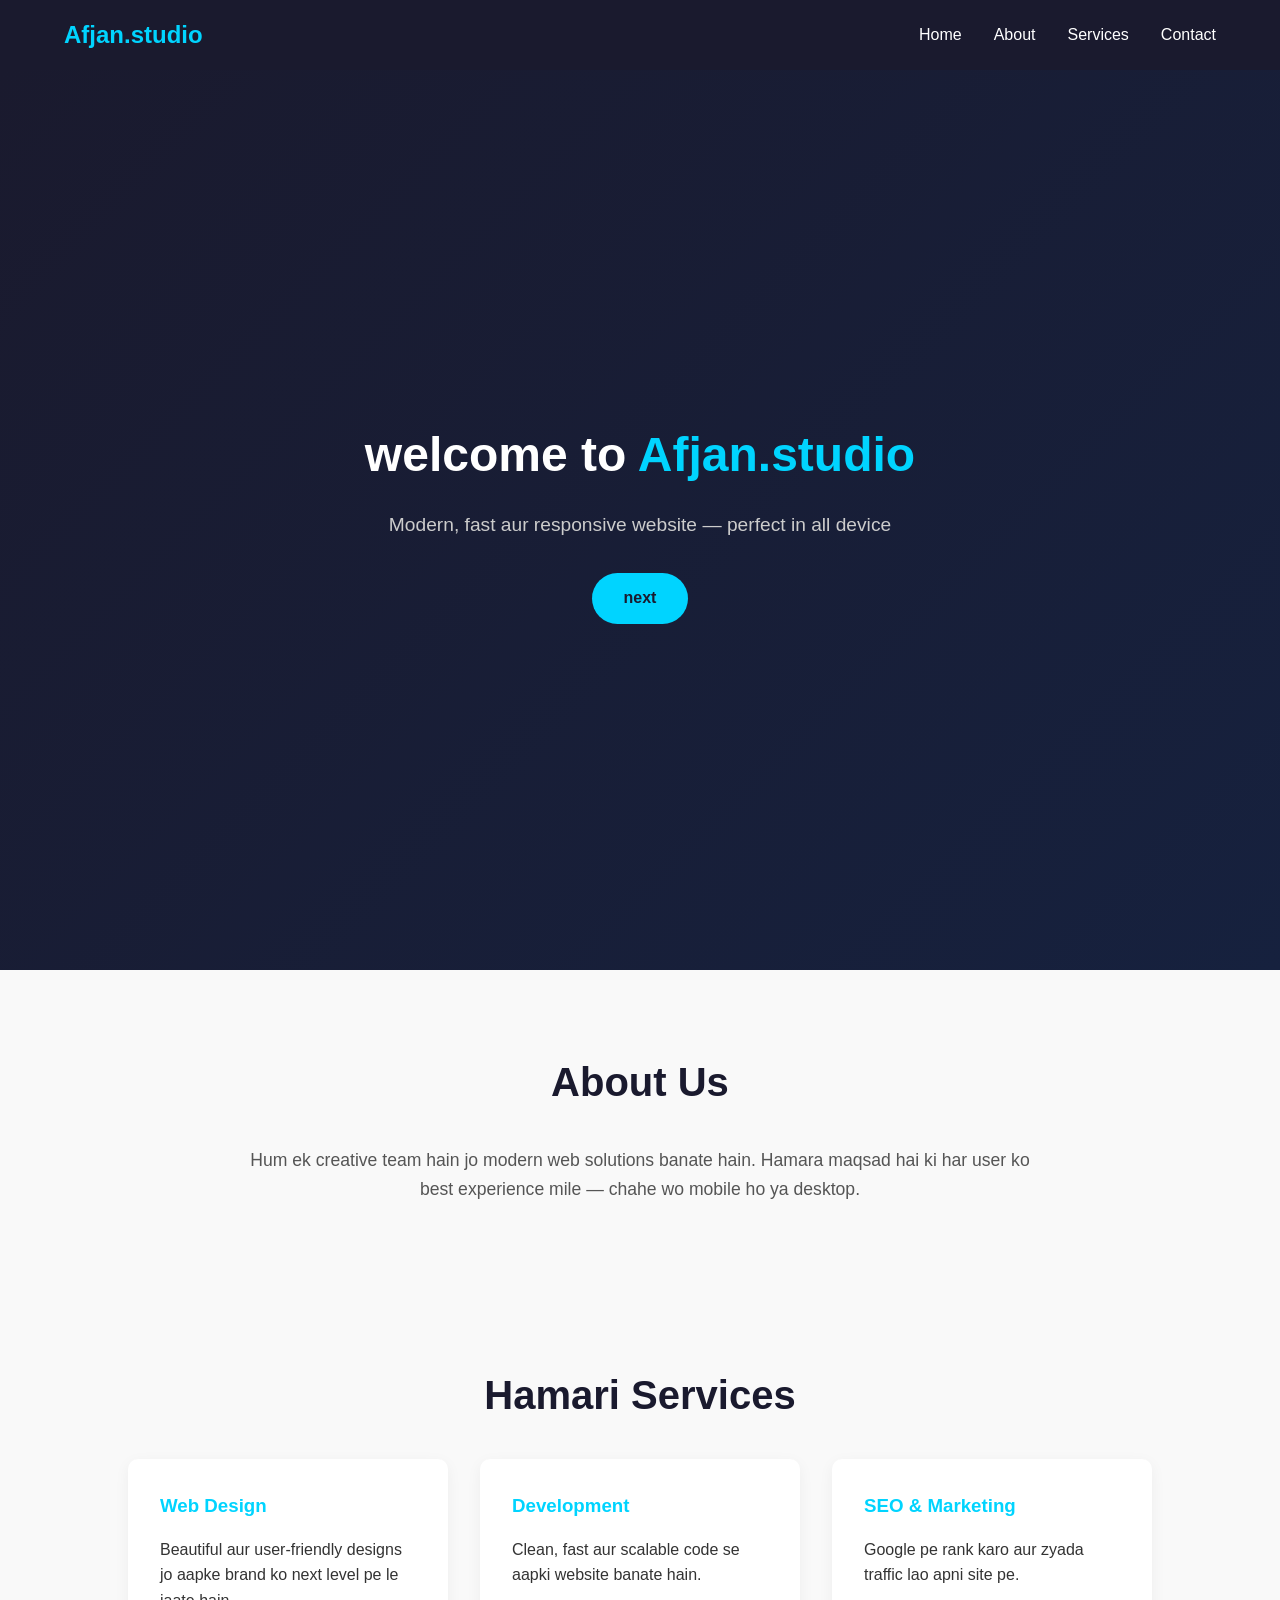
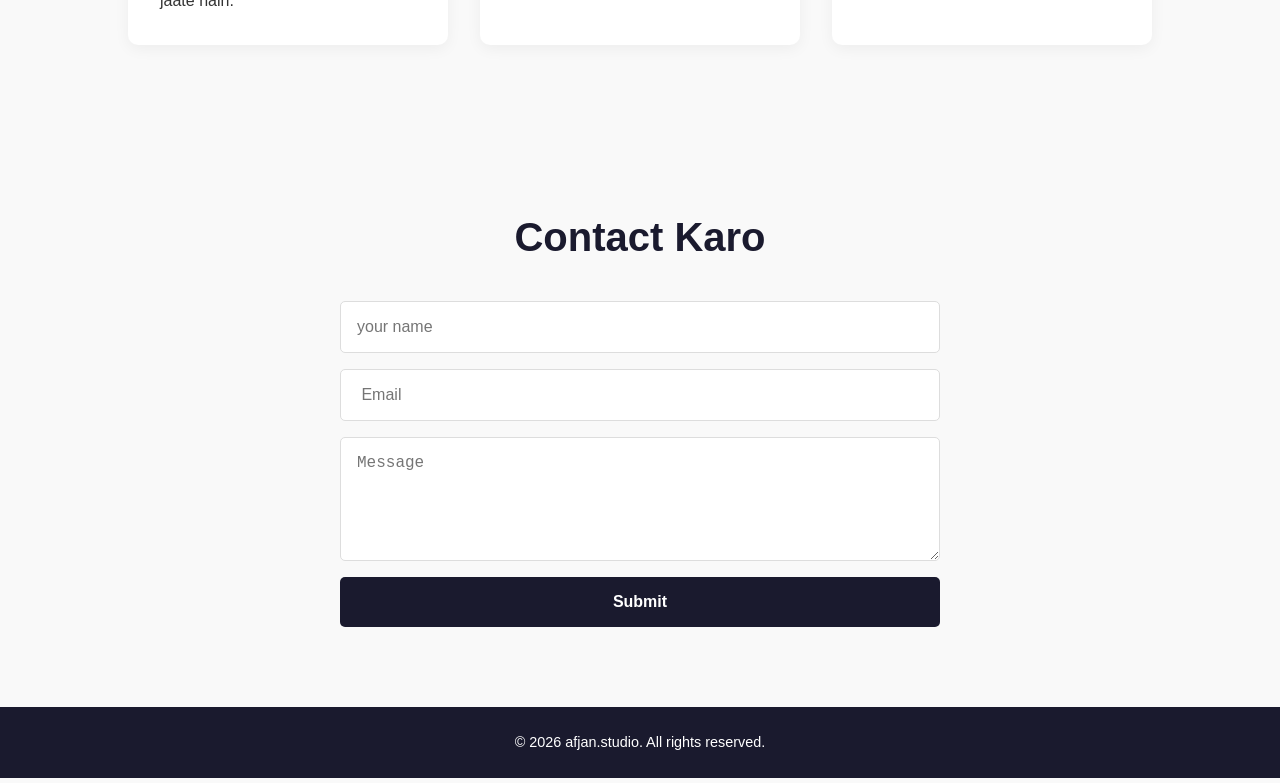
<file: website/index.html>
<!DOCTYPE html>
<html lang="hi">
<head>
  <meta charset="UTF-8" />
  <meta name="viewport" content="width=device-width, initial-scale=1.0" />
  <title>afjan.studio</title>
  <link rel="stylesheet" href="style.css" />
</head>
<body>
  <script async src="https://pagead2.googlesyndication.com/pagead/js/adsbygoogle.js?client=ca-pub-9268022507699279"
     crossorigin="anonymous"></script>
     <script async src="https://pagead2.googlesyndication.com/pagead/js/adsbygoogle.js?client=ca-pub-9268022507699279"
     crossorigin="anonymous"></script>
<!-- Footer_Banner -->
<ins class="adsbygoogle"
     style="display:block"
     data-ad-client="ca-pub-9268022507699279"
     data-ad-slot="4960158490"
     data-ad-format="auto"
     data-full-width-responsive="true"></ins>
<script>
     (adsbygoogle = window.adsbygoogle || []).push({});
</script>

  <!-- Header / Nav -->
  <header>
    <nav class="navbar">
      <div class="logo">Afjan.studio</div>
      <ul class="nav-links" id="navLinks">
        <li><a href="#home">Home</a></li>
        <li><a href="#about">About</a></li>
        <li><a href="#services">Services</a></li>
        <li><a href="#contact">Contact</a></li>
      </ul>
      <div class="hamburger" id="hamburger">
        <span></span>
        <span></span>
        <span></span>
      </div>
    </nav>
  </header>

  <!-- Hero Section -->
  <section id="home" class="hero">
    <h1>welcome to <span>Afjan.studio</span> </h1>
    <p>Modern, fast aur responsive website — perfect in all device</p>
    <a href="store.html" class="btn">next</a>
  </section>

  <!-- About Section -->
  <section id="about" class="about">
    <h2>About Us</h2>
    <p>Hum ek creative team hain jo modern web solutions banate hain.
       Hamara maqsad hai ki har user ko best experience mile — chahe wo mobile ho ya desktop.</p>
  </section>

  <!-- Services Section -->
  <section id="services" class="services">
    <h2>Hamari Services</h2>
    <div class="cards">
      <div class="card">
        <h3>Web Design</h3>
        <p>Beautiful aur user-friendly designs jo aapke brand ko next level pe le jaate hain.</p>
      </div>
      <div class="card">
        <h3>Development</h3>
        <p>Clean, fast aur scalable code se aapki website banate hain.</p>
      </div>
      <div class="card">
        <h3>SEO & Marketing</h3>
        <p>Google pe rank karo aur zyada traffic lao apni site pe.</p>
      </div>
    </div>
  </section>

  <!-- Contact Section -->
  <section id="contact" class="contact">
    <h2>Contact Karo</h2>
    <form id="contactForm">
      <input type="text" id="name" placeholder="your name" required />
      <input type="email" id="email" placeholder=" Email" required />
      <textarea id="message" rows="5" placeholder="Message" required></textarea>
      <button type="submit">Submit</button>
    </form>
  </section>

  <!-- Footer -->
  <footer>
    <p>&copy; 2026 afjan.studio. All rights reserved.</p>
  </footer>

  <script src="script.js"></script>
</body>
</html>
</file>
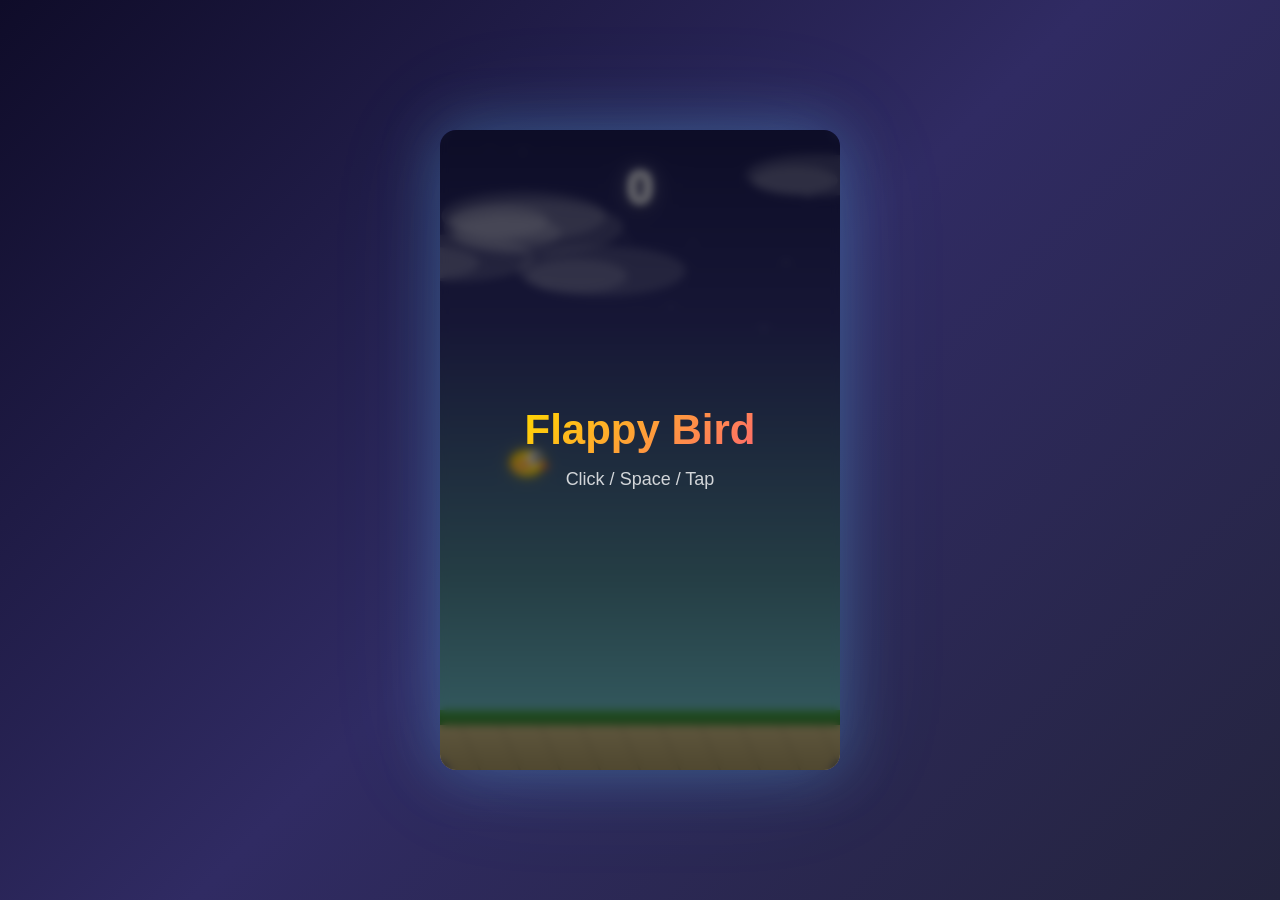
<file: website/flappy.html>
<!DOCTYPE html>
<html lang="en">
<head>
    <meta charset="UTF-8">
    <meta name="viewport" content="width=device-width, initial-scale=1.0">
    <title>Flappy Bird</title>
    <style>
        * { margin: 0; padding: 0; box-sizing: border-box; }

        body {
            display: flex;
            justify-content: center;
            align-items: center;
            min-height: 100vh;
            background: linear-gradient(135deg, #0f0c29, #302b63, #24243e);
            font-family: 'Segoe UI', sans-serif;
            overflow: hidden;
        }

        #game-container {
            position: relative;
            border-radius: 16px;
            overflow: hidden;
            box-shadow: 0 0 60px rgba(100, 200, 255, 0.3),
                        0 0 120px rgba(100, 200, 255, 0.1);
        }

        canvas {
            display: block;
            border-radius: 16px;
        }

        #score-display {
            position: absolute;
            top: 30px;
            left: 50%;
            transform: translateX(-50%);
            font-size: 48px;
            font-weight: 900;
            color: white;
            text-shadow: 0 0 20px rgba(255,255,255,0.5),
                         0 4px 8px rgba(0,0,0,0.3);
            transition: transform 0.1s ease;
        }

        #score-display.pop {
            transform: translateX(-50%) scale(1.3);
        }

        #ui {
            position: absolute;
            top: 0; left: 0; right: 0; bottom: 0;
            display: flex;
            flex-direction: column;
            justify-content: center;
            align-items: center;
            background: rgba(0,0,0,0.5);
            backdrop-filter: blur(4px);
            color: white;
            pointer-events: none;
            opacity: 0;
            transition: opacity 0.5s ease;
        }

        #ui.show {
            opacity: 1;
            pointer-events: auto;
        }

        #ui h1 {
            font-size: 42px;
            font-weight: 900;
            background: linear-gradient(135deg, #ffd700, #ff6b6b);
            -webkit-background-clip: text;
            -webkit-text-fill-color: transparent;
            margin-bottom: 10px;
        }

        #ui p {
            font-size: 18px;
            opacity: 0.8;
            margin: 5px 0;
        }

        #ui .score-final {
            font-size: 60px;
            font-weight: 900;
            color: #ffd700;
            text-shadow: 0 0 30px rgba(255,215,0,0.5);
            margin: 10px 0;
        }

        #ui .best {
            font-size: 16px;
            color: #88d3ce;
        }

        #ui .restart-btn {
            margin-top: 20px;
            padding: 12px 36px;
            font-size: 18px;
            font-weight: bold;
            color: #1a1a2e;
            background: linear-gradient(135deg, #ffd700, #ffaa00);
            border: none;
            border-radius: 30px;
            cursor: pointer;
            transition: all 0.3s ease;
            box-shadow: 0 4px 20px rgba(255,215,0,0.4);
        }

        #ui .restart-btn:hover {
            transform: scale(1.1);
            box-shadow: 0 6px 30px rgba(255,215,0,0.6);
        }

        #medal {
            font-size: 50px;
            margin: 10px 0;
        }
    </style>
</head>
<body>
    <div id="game-container">
        <canvas id="gameCanvas" width="400" height="640"></canvas>
        <div id="score-display">0</div>
        <div id="ui">
            <h1>Flappy Bird</h1>
            <p>Click / Space / Tap</p>
        </div>
    </div>

    <script>
        const canvas = document.getElementById('gameCanvas');
        const ctx = canvas.getContext('2d');
        const ui = document.getElementById('ui');
        const scoreDisplay = document.getElementById('score-display');

        // Config
        const GRAVITY = 0.45;
        const FLAP = -7.5;
        const PIPE_W = 56;
        const PIPE_GAP = 155;
        const PIPE_SPEED = 3;
        const PIPE_INTERVAL = 95;
        const GROUND_H = 60;

        let bird, pipes, particles, score, best, running, frame, gameOver;
        let bgOffset = 0, groundOffset = 0;
        let clouds = [];

        best = parseInt(localStorage.getItem('flappyBest') || '0');

        // Init clouds
        for (let i = 0; i < 5; i++) {
            clouds.push({
                x: Math.random() * canvas.width,
                y: 30 + Math.random() * 120,
                w: 60 + Math.random() * 80,
                speed: 0.2 + Math.random() * 0.3
            });
        }

        function init() {
            bird = {
                x: 70, y: canvas.height / 2,
                w: 34, h: 26,
                vy: 0,
                rotation: 0,
                wingFrame: 0
            };
            pipes = [];
            particles = [];
            score = 0;
            running = true;
            gameOver = false;
            frame = 0;
            scoreDisplay.innerText = '0';
            ui.classList.remove('show');
        }

        function flap() {
            if (gameOver) {
                init();
                return;
            }
            if (!running) { init(); return; }
            bird.vy = FLAP;
            // Wing particles
            for (let i = 0; i < 3; i++) {
                particles.push({
                    x: bird.x, y: bird.y + bird.h,
                    vx: -1 - Math.random(), vy: 1 + Math.random(),
                    life: 15, size: 3 + Math.random() * 3,
                    color: 'rgba(255,255,255,'
                });
            }
        }

        // Drawing
        function drawSky() {
            const grad = ctx.createLinearGradient(0, 0, 0, canvas.height);
            grad.addColorStop(0, '#1a1a4e');
            grad.addColorStop(0.3, '#2d2d6b');
            grad.addColorStop(0.7, '#4a7c8a');
            grad.addColorStop(1, '#70c5ce');
            ctx.fillStyle = grad;
            ctx.fillRect(0, 0, canvas.width, canvas.height);

            // Stars
            ctx.fillStyle = 'rgba(255,255,255,0.4)';
            for (let i = 0; i < 20; i++) {
                let sx = (i * 137 + 50) % canvas.width;
                let sy = (i * 89 + 20) % 200;
                let twinkle = Math.sin(frame * 0.05 + i) * 0.5 + 0.5;
                ctx.globalAlpha = twinkle * 0.6;
                ctx.beginPath();
                ctx.arc(sx, sy, 1 + twinkle, 0, Math.PI * 2);
                ctx.fill();
            }
            ctx.globalAlpha = 1;

            // Clouds
            clouds.forEach(c => {
                ctx.fillStyle = 'rgba(255,255,255,0.15)';
                ctx.beginPath();
                ctx.ellipse(c.x, c.y, c.w, c.w * 0.3, 0, 0, Math.PI * 2);
                ctx.fill();
                ctx.beginPath();
                ctx.ellipse(c.x - c.w * 0.3, c.y + 5, c.w * 0.6, c.w * 0.2, 0, 0, Math.PI * 2);
                ctx.fill();
            });
        }

        function drawPipes() {
            pipes.forEach(p => {
                // Top pipe
                let topGrad = ctx.createLinearGradient(p.x, 0, p.x + PIPE_W, 0);
                topGrad.addColorStop(0, '#1a7a3a');
                topGrad.addColorStop(0.3, '#2ecc40');
                topGrad.addColorStop(0.7, '#27ae36');
                topGrad.addColorStop(1, '#1a7a3a');
                ctx.fillStyle = topGrad;
                ctx.fillRect(p.x, 0, PIPE_W, p.topH);

                // Top cap
                let capGrad = ctx.createLinearGradient(p.x - 4, 0, p.x + PIPE_W + 4, 0);
                capGrad.addColorStop(0, '#1a6a2a');
                capGrad.addColorStop(0.3, '#3ddc50');
                capGrad.addColorStop(0.7, '#2ecc40');
                capGrad.addColorStop(1, '#1a6a2a');
                ctx.fillStyle = capGrad;
                roundRect(p.x - 4, p.topH - 24, PIPE_W + 8, 24, 4);

                // Bottom pipe
                let botY = p.topH + PIPE_GAP;
                ctx.fillStyle = topGrad;
                ctx.fillRect(p.x, botY, PIPE_W, canvas.height - botY - GROUND_H);

                // Bottom cap
                ctx.fillStyle = capGrad;
                roundRect(p.x - 4, botY, PIPE_W + 8, 24, 4);

                // Glow
                ctx.shadowColor = 'rgba(46,204,64,0.3)';
                ctx.shadowBlur = 10;
                ctx.shadowColor = 'transparent';
            });
        }

        function roundRect(x, y, w, h, r) {
            ctx.beginPath();
            ctx.moveTo(x + r, y);
            ctx.lineTo(x + w - r, y);
            ctx.quadraticCurveTo(x + w, y, x + w, y + r);
            ctx.lineTo(x + w, y + h - r);
            ctx.quadraticCurveTo(x + w, y + h, x + w - r, y + h);
            ctx.lineTo(x + r, y + h);
            ctx.quadraticCurveTo(x, y + h, x, y + h - r);
            ctx.lineTo(x, y + r);
            ctx.quadraticCurveTo(x, y, x + r, y);
            ctx.fill();
        }

        function drawGround() {
            // Ground
            let gGrad = ctx.createLinearGradient(0, canvas.height - GROUND_H, 0, canvas.height);
            gGrad.addColorStop(0, '#8B7355');
            gGrad.addColorStop(0.1, '#c2b280');
            gGrad.addColorStop(1, '#a09060');
            ctx.fillStyle = gGrad;
            ctx.fillRect(0, canvas.height - GROUND_H, canvas.width, GROUND_H);

            // Grass
            let grassGrad = ctx.createLinearGradient(0, canvas.height - GROUND_H, 0, canvas.height - GROUND_H + 15);
            grassGrad.addColorStop(0, '#4a9e4a');
            grassGrad.addColorStop(1, '#2d7a2d');
            ctx.fillStyle = grassGrad;
            ctx.fillRect(0, canvas.height - GROUND_H, canvas.width, 15);

            // Moving lines
            ctx.strokeStyle = 'rgba(0,0,0,0.1)';
            ctx.lineWidth = 2;
            for (let i = 0; i < canvas.width + 40; i += 40) {
                let x = (i - groundOffset) % (canvas.width + 40) - 20;
                ctx.beginPath();
                ctx.moveTo(x, canvas.height - GROUND_H + 15);
                ctx.lineTo(x + 20, canvas.height);
                ctx.stroke();
            }
        }

        function drawBird() {
            ctx.save();
            ctx.translate(bird.x + bird.w / 2, bird.y + bird.h / 2);
            ctx.rotate(bird.rotation);

            // Glow
            ctx.shadowColor = 'rgba(255,215,0,0.4)';
            ctx.shadowBlur = 15;

            // Body
            let bodyGrad = ctx.createRadialGradient(0, 0, 2, 0, 0, bird.w / 2);
            bodyGrad.addColorStop(0, '#ffe066');
            bodyGrad.addColorStop(0.7, '#ffd700');
            bodyGrad.addColorStop(1, '#f0a500');
            ctx.fillStyle = bodyGrad;
            ctx.beginPath();
            ctx.ellipse(0, 0, bird.w / 2, bird.h / 2, 0, 0, Math.PI * 2);
            ctx.fill();
            ctx.shadowBlur = 0;

            // Wing (animated)
            let wingAngle = Math.sin(bird.wingFrame * 0.5) * 0.5;
            ctx.save();
            ctx.translate(-4, 2);
            ctx.rotate(wingAngle);
            ctx.fillStyle = '#ffb347';
            ctx.beginPath();
            ctx.ellipse(0, 0, 10, 6, -0.3, 0, Math.PI * 2);
            ctx.fill();
            ctx.restore();

            // Eye
            ctx.fillStyle = 'white';
            ctx.beginPath();
            ctx.arc(8, -5, 7, 0, Math.PI * 2);
            ctx.fill();
            ctx.fillStyle = '#222';
            ctx.beginPath();
            ctx.arc(10, -5, 3.5, 0, Math.PI * 2);
            ctx.fill();
            ctx.fillStyle = 'white';
            ctx.beginPath();
            ctx.arc(11, -6, 1.5, 0, Math.PI * 2);
            ctx.fill();

            // Beak
            ctx.fillStyle = '#ff6b35';
            ctx.beginPath();
            ctx.moveTo(14, 0);
            ctx.lineTo(24, 3);
            ctx.lineTo(14, 7);
            ctx.closePath();
            ctx.fill();

            ctx.restore();
        }

        function drawParticles() {
            for (let i = particles.length - 1; i >= 0; i--) {
                let p = particles[i];
                p.x += p.vx;
                p.y += p.vy;
                p.life--;
                if (p.life <= 0) { particles.splice(i, 1); continue; }
                ctx.fillStyle = p.color + (p.life / 20) + ')';
                ctx.beginPath();
                ctx.arc(p.x, p.y, p.size * (p.life / 15), 0, Math.PI * 2);
                ctx.fill();
            }
        }

        // Update
        function update() {
            frame++;
            bird.wingFrame++;

            // Bird physics
            bird.vy += GRAVITY;
            bird.y += bird.vy;

            // Smooth rotation
            let targetRot = Math.min(Math.max(bird.vy * 0.06, -0.5), 1.2);
            bird.rotation += (targetRot - bird.rotation) * 0.15;

            // Ground
            if (bird.y + bird.h >= canvas.height - GROUND_H) {
                bird.y = canvas.height - GROUND_H - bird.h;
                die();
            }
            if (bird.y <= 0) { bird.y = 0; bird.vy = 0; }

            // Clouds
            clouds.forEach(c => {
                c.x -= c.speed;
                if (c.x + c.w < 0) { c.x = canvas.width + c.w; c.y = 30 + Math.random() * 120; }
            });

            // Ground scroll
            groundOffset += PIPE_SPEED;

            // Pipes
            if (frame % PIPE_INTERVAL === 0) {
                let topH = 80 + Math.random() * (canvas.height - GROUND_H - PIPE_GAP - 160);
                pipes.push({ x: canvas.width, topH, scored: false });
            }

            for (let i = pipes.length - 1; i >= 0; i--) {
                pipes[i].x -= PIPE_SPEED;
                if (pipes[i].x + PIPE_W < -10) { pipes.splice(i, 1); continue; }

                let p = pipes[i];
                // Score
                if (!p.scored && p.x + PIPE_W < bird.x) {
                    p.scored = true;
                    score++;
                    scoreDisplay.innerText = score;
                    scoreDisplay.classList.add('pop');
                    setTimeout(() => scoreDisplay.classList.remove('pop'), 150);
                    // Score particles
                    for (let j = 0; j < 8; j++) {
                        particles.push({
                            x: bird.x + bird.w, y: bird.y,
                            vx: (Math.random() - 0.5) * 4,
                            vy: (Math.random() - 0.5) * 4,
                            life: 25, size: 4,
                            color: 'rgba(255,215,0,'
                        });
                    }
                }

                // Collision
                let bx = bird.x + 4, bw = bird.w - 8;
                let by = bird.y + 4, bh = bird.h - 8;
                if (bx + bw > p.x && bx < p.x + PIPE_W &&
                    (by < p.topH || by + bh > p.topH + PIPE_GAP)) {
                    die();
                }
            }
        }

        function die() {
            if (gameOver) return;
            gameOver = true;
            running = false;

            // Death particles
            for (let i = 0; i < 20; i++) {
                particles.push({
                    x: bird.x + bird.w/2, y: bird.y + bird.h/2,
                    vx: (Math.random() - 0.5) * 8,
                    vy: (Math.random() - 0.5) * 8,
                    life: 40, size: 3 + Math.random() * 4,
                    color: 'rgba(255,100,100,'
                });
            }

            if (score > best) {
                best = score;
                localStorage.setItem('flappyBest', best);
            }

            let medal = score >= 40 ? '🏆' : score >= 20 ? '🥇' : score >= 10 ? '🥈' : score >= 5 ? '🥉' : '';
            setTimeout(() => {
                ui.innerHTML = `
                    <h1>Game Over</h1>
                    <div id="medal">${medal}</div>
                    <div class="score-final">${score}</div>
                    <p class="best">Best: ${best}</p>
                    <button class="restart-btn" onclick="init()">Play Again</button>
                `;
                ui.classList.add('show');
            }, 600);
        }

        // Game Loop
        function loop() {
            ctx.clearRect(0, 0, canvas.width, canvas.height);
            drawSky();
            drawPipes();
            drawGround();
            drawBird();
            drawParticles();

            if (running) update();
            else {
                // Still animate particles on death
                drawParticles();
            }
            requestAnimationFrame(loop);
        }

        // Controls
        document.addEventListener('keydown', e => {
            if (e.key === ' ' || e.key === 'ArrowUp') { e.preventDefault(); flap(); }
        });
        canvas.addEventListener('click', flap);
        canvas.addEventListener('touchstart', e => { e.preventDefault(); flap(); });

        // Start
        init();
        running = false;
        ui.classList.add('show');
        loop();
    </script>
</body>
</html>
</file>
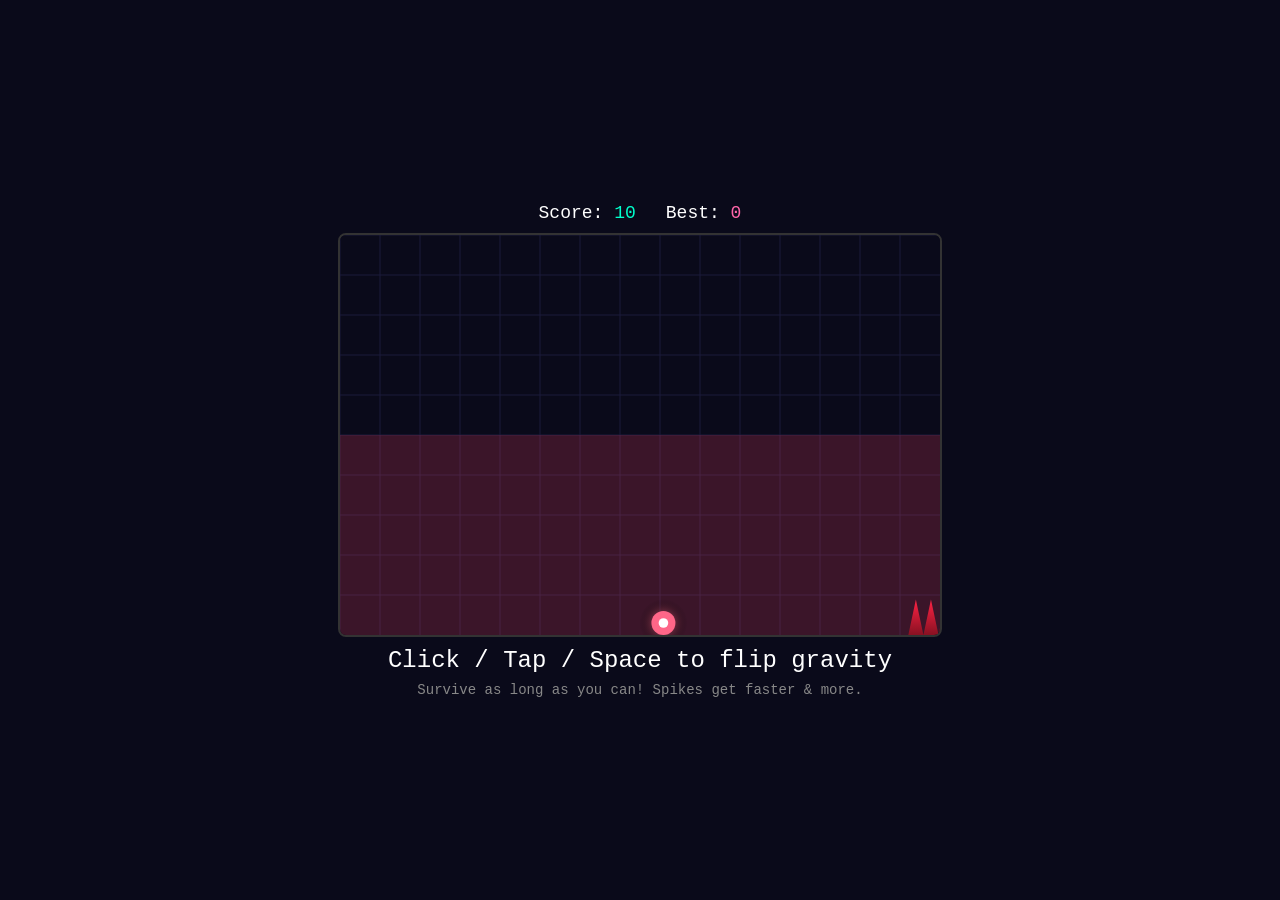
<file: website/gravity-flipper.html>
<!DOCTYPE html>
<html lang="en">
<head>
<meta charset="UTF-8">
<title>Gravity Flip</title>
<style>
  * { margin: 0; padding: 0; box-sizing: border-box; }
  body {
    background: #0a0a1a;
    display: flex;
    flex-direction: column;
    align-items: center;
    justify-content: center;
    height: 100vh;
    font-family: 'Courier New', monospace;
    overflow: hidden;
  }
  #gameCanvas {
    border: 2px solid #333;
    border-radius: 8px;
    cursor: pointer;
  }
  #hud {
    color: #fff;
    margin-bottom: 10px;
    font-size: 18px;
    display: flex;
    gap: 30px;
  }
  #score { color: #00ffcc; }
  #best { color: #ff66aa; }
  #msg {
    color: #fff;
    font-size: 24px;
    margin-top: 10px;
    text-align: center;
    min-height: 30px;
  }
  #instructions {
    color: #888;
    font-size: 14px;
    margin-top: 5px;
  }
</style>
</head>
<body>
<div id="hud">
  <span>Score: <span id="score">0</span></span>
  <span>Best: <span id="best">0</span></span>
</div>
<canvas id="gameCanvas" width="600" height="400"></canvas>
<div id="msg">Click / Tap / Space to flip gravity</div>
<div id="instructions">Survive as long as you can! Spikes get faster & more.</div>

<script>
const canvas = document.getElementById('gameCanvas');
const ctx = canvas.getContext('2d');
const W = canvas.width, H = canvas.height;

let ball = { x: W/2, y: H/2, r: 12, vy: 0, gravity: 1 };
let spikes = [];
let score = 0;
let best = 0;
let gameOver = false;
let startTime = 0;
let lastTime = 0;
let flipFlash = 0;
let particles = [];

function reset() {
  ball = { x: W/2, y: H/2, r: 12, vy: 0, gravity: 1 };
  spikes = [];
  score = 0;
  gameOver = false;
  particles = [];
  startTime = performance.now();
  lastTime = startTime;
  document.getElementById('msg').textContent = 'Click / Tap / Space to flip gravity';
}

function spawnSpikes() {
  const speed = 2 + score / 50;
  const side = Math.random() > 0.5 ? 0 : 1; // 0=floor, 1=ceiling
  const w = 20 + Math.random() * 40;
  const h = 30 + Math.random() * 50;
  const x = W + w;
  spikes.push({ x, y: side === 0 ? H - h : 0, w, h, side, speed });
  // Sometimes spawn a moving spike
  if (Math.random() > 0.6 && score > 10) {
    const mw = 15;
    const mh = 20 + Math.random() * 30;
    const my = side === 0 ? H - mh : 0;
    spikes.push({ x: W + mw + 100, y: my, w: mw, h: mh, side, speed: speed * 1.5, moving: true, phase: Math.random() * Math.PI * 2 });
  }
}
function flipGravity() {
  if (gameOver) { reset(); return; }
  ball.gravity *= -1;
  ball.vy = ball.gravity * 3;  // ← YEH LINE ADD KARO (instant nudge)
  flipFlash = 8;
  for (let i = 0; i < 8; i++) {
    const angle = (i / 8) * Math.PI * 2;
    particles.push({
      x: ball.x, y: ball.y,
      vx: Math.cos(angle) * 3,
      vy: Math.sin(angle) * 3,
      life: 20, color: ball.gravity === 1 ? '#ff4466' : '#44aaff'
    });
  }
}   

function update(dt) {
  if (gameOver) return;

  score = Math.floor((performance.now() - startTime) / 100);
  document.getElementById('score').textContent = score;

  // Ball physics
  ball.vy += ball.gravity * 0.4;
  ball.y += ball.vy;
  ball.x += Math.sin(performance.now() / 500) * 0.5; // slight drift

  // Floor/Ceiling bounce (only if not hitting spike)
  if (ball.y + ball.r > H) { ball.y = H - ball.r; ball.vy = 0; }
  if (ball.y - ball.r < 0) { ball.y = ball.r; ball.vy = 0; }

  // Walls
  if (ball.x - ball.r < 0) { ball.x = ball.r; }
  if (ball.x + ball.r > W) { ball.x = W - ball.r; }

  // Spawn spikes
  if (Math.random() < 0.02 + score / 5000) spawnSpikes();

  // Update spikes
  for (let i = spikes.length - 1; i >= 0; i--) {
    const s = spikes[i];
    s.x -= s.speed;
    if (s.moving) {
      s.phase += 0.05;
      s.y += Math.sin(s.phase) * 2 * (s.side === 0 ? 1 : -1);
    }
    if (s.x + s.w < 0) spikes.splice(i, 1);

    // Collision
    if (ball.x + ball.r > s.x && ball.x - ball.r < s.x + s.w &&
        ball.y + ball.r > s.y && ball.y - ball.r < s.y + s.h) {
      gameOver = true;
      if (score > best) { best = score; document.getElementById('best').textContent = best; }
      document.getElementById('msg').textContent = `💀 Game Over! Score: ${score} — Click to restart`;
      // Explosion particles
      for (let i = 0; i < 20; i++) {
        const angle = Math.random() * Math.PI * 2;
        const speed = 2 + Math.random() * 4;
        particles.push({
          x: ball.x, y: ball.y,
          vx: Math.cos(angle) * speed,
          vy: Math.sin(angle) * speed,
          life: 30, color: '#ff4444'
        });
      }
    }
  }

  // Update particles
  for (let i = particles.length - 1; i >= 0; i--) {
    const p = particles[i];
    p.x += p.vx; p.y += p.vy;
    p.life--;
    if (p.life <= 0) particles.splice(i, 1);
  }

  if (flipFlash > 0) flipFlash--;
}

function draw() {
  // Background
  ctx.fillStyle = '#0a0a1a';
  ctx.fillRect(0, 0, W, H);

  // Grid lines
  ctx.strokeStyle = '#1a1a3a';
  ctx.lineWidth = 1;
  for (let x = 0; x < W; x += 40) {
    ctx.beginPath(); ctx.moveTo(x, 0); ctx.lineTo(x, H); ctx.stroke();
  }
  for (let y = 0; y < H; y += 40) {
    ctx.beginPath(); ctx.moveTo(0, y); ctx.lineTo(W, y); ctx.stroke();
  }

  // Gravity indicator
  const gravColor = ball.gravity === 1 ? '#ff446633' : '#44aaff33';
  const gravY = ball.gravity === 1 ? H/2 : 0;
  const gravH = H/2;
  ctx.fillStyle = gravColor;
  ctx.fillRect(0, gravY, W, gravH);

  // Spikes
  spikes.forEach(s => {
    const grad = ctx.createLinearGradient(s.x, s.y, s.x, s.y + s.h);
    if (s.side === 0) {
      grad.addColorStop(0, '#ff2244');
      grad.addColorStop(1, '#881122');
    } else {
      grad.addColorStop(0, '#881122');
      grad.addColorStop(1, '#ff2244');
    }
    ctx.fillStyle = grad;
    // Draw as triangles
    const numTeeth = Math.floor(s.w / 15);
    const toothW = s.w / numTeeth;
    ctx.beginPath();
    if (s.side === 0) {
      ctx.moveTo(s.x, H);
      for (let i = 0; i < numTeeth; i++) {
        ctx.lineTo(s.x + i * toothW + toothW/2, s.y);
        ctx.lineTo(s.x + (i+1) * toothW, H);
      }
    } else {
      ctx.moveTo(s.x, 0);
      for (let i = 0; i < numTeeth; i++) {
        ctx.lineTo(s.x + i * toothW + toothW/2, s.y + s.h);
        ctx.lineTo(s.x + (i+1) * toothW, 0);
      }
    }
    ctx.closePath();
    ctx.fill();
  });

  // Ball
  const ballColor = ball.gravity === 1 ? '#ff6688' : '#66ccff';
  const glow = ctx.createRadialGradient(ball.x, ball.y, 0, ball.x, ball.y, ball.r * 2);
  glow.addColorStop(0, ballColor);
  glow.addColorStop(1, 'transparent');
  ctx.fillStyle = glow;
  ctx.beginPath();
  ctx.arc(ball.x, ball.y, ball.r * 2, 0, Math.PI * 2);
  ctx.fill();

  ctx.fillStyle = ballColor;
  ctx.beginPath();
  ctx.arc(ball.x, ball.y, ball.r, 0, Math.PI * 2);
  ctx.fill();

  // Ball inner
  ctx.fillStyle = '#fff';
  ctx.beginPath();
  ctx.arc(ball.x, ball.y, ball.r * 0.4, 0, Math.PI * 2);
  ctx.fill();

  // Flip flash
  if (flipFlash > 0) {
    ctx.fillStyle = `rgba(255,255,255,${flipFlash / 20})`;
    ctx.fillRect(0, 0, W, H);
  }

  // Particles
  particles.forEach(p => {
    ctx.globalAlpha = p.life / 30;
    ctx.fillStyle = p.color;
    ctx.beginPath();
    ctx.arc(p.x, p.y, 3, 0, Math.PI * 2);
    ctx.fill();
  });
  ctx.globalAlpha = 1;

  // Game over overlay
  if (gameOver) {
    ctx.fillStyle = 'rgba(0,0,0,0.5)';
    ctx.fillRect(0, 0, W, H);
    ctx.fillStyle = '#fff';
    ctx.font = 'bold 36px Courier New';
    ctx.textAlign = 'center';
    ctx.fillText('GAME OVER', W/2, H/2 - 20);
    ctx.font = '20px Courier New';
    ctx.fillText(`Score: ${score}`, W/2, H/2 + 20);
    ctx.font = '16px Courier New';
    ctx.fillStyle = '#aaa';
    ctx.fillText('Click to restart', W/2, H/2 + 50);
  }
}

function loop() {
  const now = performance.now();
  const dt = now - lastTime;
  lastTime = now;
  update(dt);
  draw();
  requestAnimationFrame(loop);
}

// Input
document.addEventListener('keydown', e => {
  if (e.code === 'Space') { e.preventDefault(); flipGravity(); }
});
canvas.addEventListener('click', flipGravity);
canvas.addEventListener('touchstart', e => { e.preventDefault(); flipGravity(); });

reset();
loop();
</script>
</body>
</html>
</file>
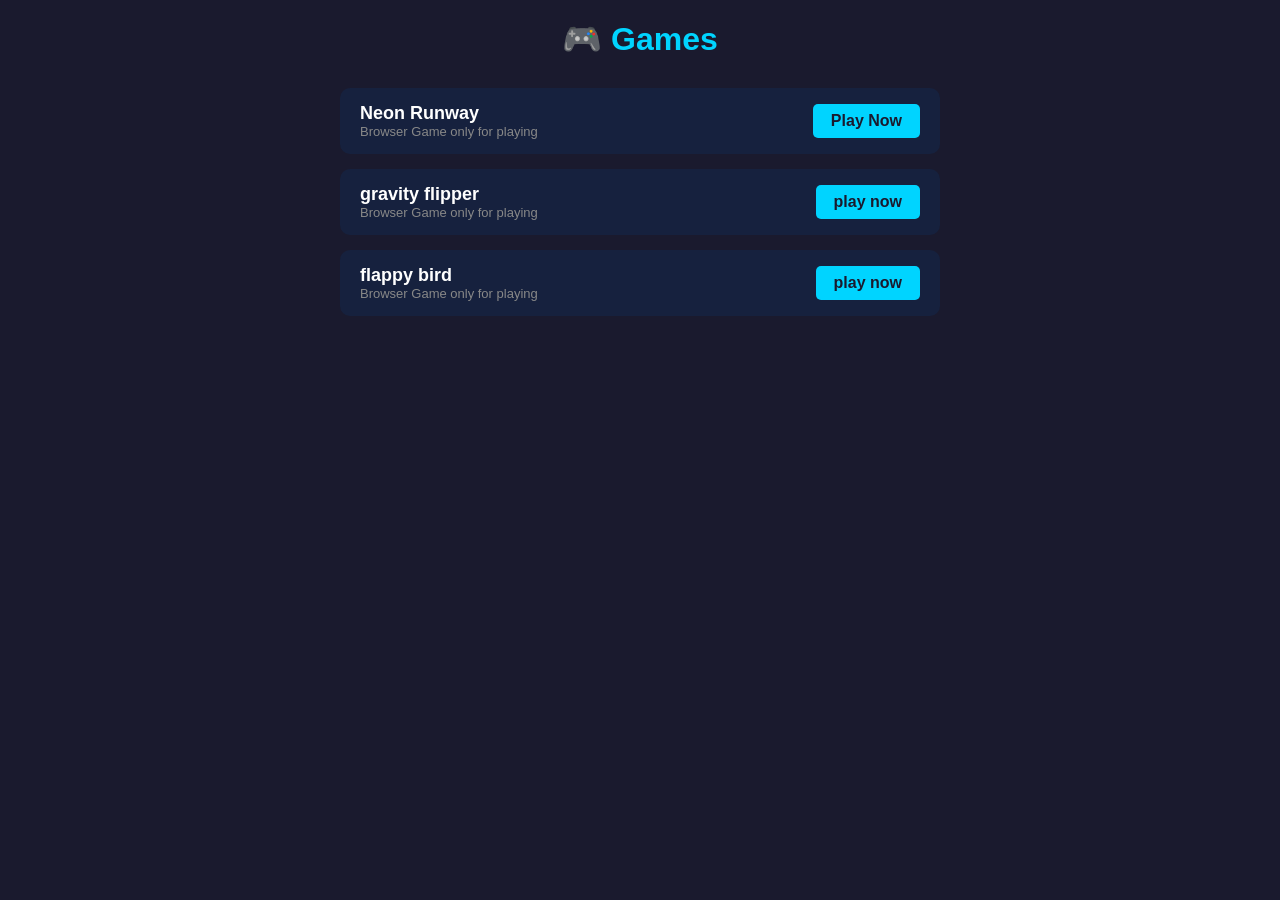
<file: website/store.html>
<!DOCTYPE html>
<html lang="hi">

<head>
  <link rel="canonical" href="https://afjan.studio" />

  <meta charset="UTF-8">
  <meta name="viewport" content="width=device-width, initial-scale=1.0">
  <title> Games</title>
  <style>
    * {
      margin: 0;
      padding: 0;
      box-sizing: border-box;
    }

    body {
      font-family: Arial, sans-serif;
      background: #1a1a2e;
      color: #fff;
      padding: 20px;
    }

    h1 {
      text-align: center;
      margin-bottom: 30px;
      color: #00d4ff;
    }

    .game-list {
      max-width: 600px;
      margin: 0 auto;
    }

    .game-card {
      background: #16213e;
      border-radius: 10px;
      padding: 15px 20px;
      margin-bottom: 15px;
      display: flex;
      justify-content: space-between;
      align-items: center;
      transition: transform 0.2s;
    }

    .game-card:hover {
      transform: scale(1.02);
    }

    .game-name {
      font-size: 18px;
      font-weight: bold;
    }

    .game-size {
      font-size: 13px;
      color: #888;
    }

    .download-btn {
      background: #00d4ff;
      color: #1a1a2e;
      padding: 8px 18px;
      border-radius: 5px;
      text-decoration: none;
      font-weight: bold;
    }

    .download-btn:hover {
      background: #00a8cc;
    }
  </style>
</head>

<body>
  <h1>🎮 Games</h1>
  <div class="game-list">

    <!-- Game 1 -->
    <div class="game-card">
      <div>
        <div class="game-name">Neon Runway</div>
        <div class="game-size">Browser Game only for playing</div>
      </div>
      <a href="https://neon-runway.netlify.app/" class="download-btn">Play Now</a>
    </div>

    <!-- Game 2 (apna game yahan add karo) -->
    <div class="game-card">
      <div>
        <div class="game-name">gravity flipper</div>
        <div class="game-size">Browser Game only for playing</div>
      </div>
      <a href="gravity-flipper.html" class="download-btn">play now</a>
    </div>

    <!-- Game 3 -->
    <div class="game-card">
      <div>
        <div class="game-name">flappy bird</div>
        <div class="game-size">Browser Game only for playing</div>
      </div>
      <a href="flappy.html" class="download-btn">play now</a>
    </div>

  </div>
</body>

</html>
</file>
<file: website/style.css>
/* Reset & Full Width Setup */
* {
  margin: 0;
  padding: 0;
  box-sizing: border-box;
}

html, body {
  width: 100%;
  overflow-x: hidden;
}

body {
  font-family: 'Segoe UI', Tahoma, Geneva, Verdana, sans-serif;
  line-height: 1.6;
  color: #333;
  background: #f9f9f9;
}

/* Navbar - Full Width */
header {
  background: #1a1a2e;
  position: sticky;
  top: 0;
  z-index: 1000;
  width: 100%;
}

.navbar {
  display: flex;
  justify-content: space-between;
  align-items: center;
  padding: 1rem 5%;
  width: 100%;
  margin: 0;
}



.logo {
  font-size: 1.5rem;
  font-weight: bold;
  color: #00d4ff;
}

.nav-links {
  list-style: none;
  display: flex;
  gap: 2rem;
  margin-left: auto; /* Yeh saare links ko uthakar bilkul right side ke end me le jayega */
}

.nav-links a {
  color: #fff;
  text-decoration: none;
  transition: color 0.3s;
}

.nav-links a:hover {
  color: #00d4ff;
}

/* Hero Section - Full Width & Height */
.hero {
  width: 100vw; /* Exact screen width */
  min-height: 100vh;
  display: flex;
  flex-direction: column;
  justify-content: center;
  align-items: center;
  text-align: center;
  background: linear-gradient(135deg, #1a1a2e 0%, #16213e 100%);
  color: #fff;
  padding: 2rem;
  margin: 0;
}

.hero h1 {
  font-size: 3rem;
  margin-bottom: 1rem;
}

.hero h1 span {
  color: #00d4ff;
}

.hero p {
  font-size: 1.2rem;
  margin-bottom: 2rem;
  color: #ccc;
}

.btn {
  padding: 0.8rem 2rem;
  background: #00d4ff;
  color: #1a1a2e;
  border-radius: 30px;
  font-weight: bold;
  text-decoration: none;
  transition: background 0.3s, transform 0.2s;
}

.btn:hover {
  background: #00a8cc;
  transform: scale(1.05);
}

/* Sections */
section {
  padding: 5rem 10%;
  max-width: 1600px;
  margin: auto;
}

.about h2, .services h2, .contact h2 {
  text-align: center;
  font-size: 2.5rem;
  margin-bottom: 2rem;
  color: #1a1a2e;
}

.about p {
  text-align: center;
  font-size: 1.1rem;
  color: #555;
  max-width: 800px;
  margin: auto;
}

/* Services Cards */
.cards {
  display: grid;
  grid-template-columns: repeat(auto-fit, minmax(250px, 1fr));
  gap: 2rem;
  margin-top: 2rem;
}

.card {
  background: #fff;
  padding: 2rem;
  border-radius: 10px;
  box-shadow: 0 4px 15px rgba(0,0,0,0.05);
  transition: transform 0.3s;
}

.card:hover {
  transform: translateY(-5px);
}

.card h3 {
  color: #00d4ff;
  margin-bottom: 1rem;
}

/* Contact Form */
.contact form {
  display: flex;
  flex-direction: column;
  gap: 1rem;
  max-width: 600px;
  margin: auto;
}

.contact input, .contact textarea {
  padding: 1rem;
  border: 1px solid #ddd;
  border-radius: 5px;
  font-size: 1rem;
  outline: none;
}

.contact input:focus, .contact textarea:focus {
  border-color: #00d4ff;
}

.contact button {
  padding: 1rem;
  background: #1a1a2e;
  color: #fff;
  border: none;
  border-radius: 5px;
  font-size: 1rem;
  font-weight: bold;
  cursor: pointer;
  transition: background 0.3s;
}

.contact button:hover {
  background: #00d4ff;
  color: #1a1a2e;
}

/* Footer */
footer {
  text-align: center;
  padding: 1.5rem;
  background: #1a1a2e;
  color: #fff;
  font-size: 0.9rem;
}

/* Responsive Design */
@media (max-width: 768px) {
  .nav-links {
    display: none;
    flex-direction: column;
    position: absolute;
    top: 100%;
    left: 0;
    width: 100%;
    background: #1a1a2e;
    padding: 1.5rem;
    text-align: center;
    gap: 1rem;
  }

  .nav-links.active {
    display: flex;
  }

  .hamburger {
    display: flex;
  }

  .hero h1 {
    font-size: 2.2rem;
  }
}
</file>
